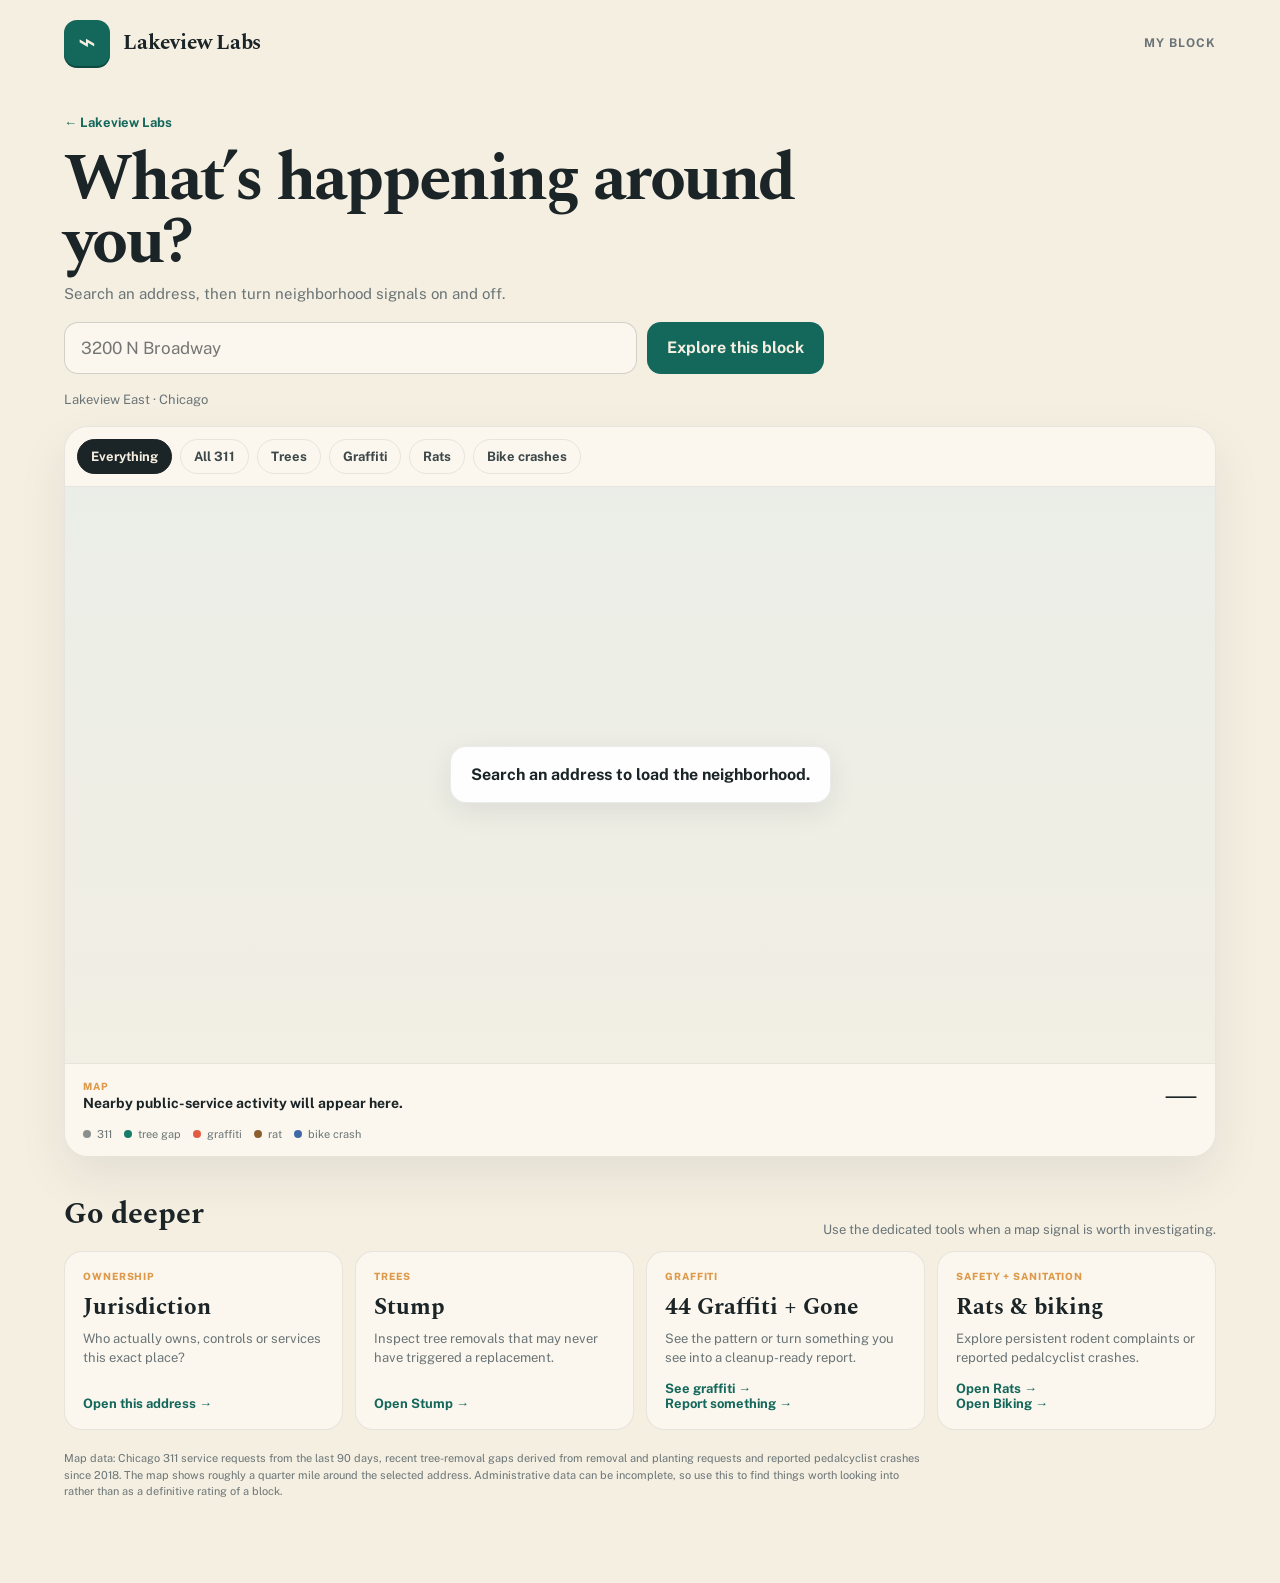
<file: my-block.html>
<!DOCTYPE html>
<html lang="en">
<head>
<meta charset="utf-8">
<meta name="viewport" content="width=device-width,initial-scale=1">
<title>My Block — Lakeview Labs</title>
<meta name="description" content="Search one Lakeview East address, then explore nearby 311 requests, tree gaps and bike crashes on a filterable map.">
<link rel="preconnect" href="https://fonts.googleapis.com">
<link rel="preconnect" href="https://fonts.gstatic.com" crossorigin>
<link href="https://fonts.googleapis.com/css2?family=Spectral:wght@500;600;700&family=Public+Sans:wght@400;500;600;700&display=swap" rel="stylesheet">
<link rel="stylesheet" href="vendor/leaflet/leaflet.css">
<link rel="stylesheet" href="css/styles.css">
<link rel="stylesheet" href="css/neighborhood-os.css">
<style>
:root{--map-ink:#13221f}.block-page{padding-top:26px;padding-bottom:72px}.back{font-size:13px;font-weight:700;display:inline-block;margin-bottom:18px}.intro{max-width:860px;margin-bottom:18px}.intro h1{font-family:var(--serif);font-size:clamp(38px,7vw,66px);line-height:.96;letter-spacing:-.04em;margin:0 0 10px}.intro p{margin:0;color:var(--ink-50);font-size:15px}.search{display:flex;gap:10px;max-width:760px;margin:20px 0 14px}.search input{flex:1;min-width:0;font:inherit;font-size:17px;padding:15px 16px;border:1px solid rgba(27,36,38,.18);background:var(--sand-card);border-radius:14px;color:var(--ink)}.search button{border:0;border-radius:14px;padding:15px 20px;background:var(--green);color:var(--sand);font:inherit;font-weight:700;cursor:pointer}.place{display:flex;gap:8px;align-items:center;flex-wrap:wrap;min-height:24px;margin-bottom:14px;color:var(--ink-50);font-size:13px}.place strong{color:var(--ink)}.map-shell{border:1px solid var(--rule);border-radius:24px;overflow:hidden;background:var(--sand-card);box-shadow:0 20px 50px rgba(27,36,38,.08)}.tabs{display:flex;gap:8px;padding:12px;overflow-x:auto;background:var(--sand-card);border-bottom:1px solid var(--rule);scrollbar-width:none}.tabs::-webkit-scrollbar{display:none}.tab{flex:0 0 auto;border:1px solid var(--rule);background:transparent;border-radius:999px;padding:9px 13px;font:inherit;font-size:13px;font-weight:700;color:var(--ink-70);cursor:pointer}.tab[aria-pressed="true"]{background:var(--ink);color:var(--sand);border-color:var(--ink)}.map-wrap{position:relative}.map{height:min(64vh,620px);min-height:430px;background:#e9eee9}.map-empty{position:absolute;inset:0;display:grid;place-items:center;z-index:500;pointer-events:none;background:linear-gradient(180deg,rgba(245,239,226,.18),rgba(245,239,226,.72))}.map-empty div{background:rgba(255,255,255,.94);border:1px solid var(--rule);border-radius:16px;padding:18px 20px;font-weight:700;color:var(--ink);box-shadow:0 8px 30px rgba(27,36,38,.09)}body.has-address .map-empty{display:none}.readout{display:grid;grid-template-columns:1fr auto;gap:18px;align-items:center;padding:15px 18px;background:var(--sand-card);border-top:1px solid var(--rule)}.readout__main{min-width:0}.readout__eyebrow{font-size:10px;font-weight:800;letter-spacing:.09em;color:var(--amber);text-transform:uppercase;margin-bottom:3px}.readout__text{font-size:14px;font-weight:700;color:var(--ink)}.readout__count{font-family:var(--serif);font-size:34px;line-height:1;font-weight:700;letter-spacing:-.03em}.legend{display:flex;gap:12px;flex-wrap:wrap;padding:0 18px 16px;background:var(--sand-card)}.legend span{display:flex;align-items:center;gap:6px;font-size:11px;color:var(--ink-50)}.dot{width:8px;height:8px;border-radius:50%;display:inline-block}.details{margin-top:34px}.details-head{display:flex;align-items:end;justify-content:space-between;gap:20px;margin-bottom:14px}.details-head h2{font-family:var(--serif);font-size:30px;margin:0}.details-head p{margin:0;color:var(--ink-50);font-size:13px}.cards{display:grid;grid-template-columns:repeat(4,minmax(0,1fr));gap:12px}.card{border:1px solid var(--rule);border-radius:18px;padding:18px;background:var(--sand-card);display:flex;flex-direction:column;min-height:150px}.card__kicker{font-size:10px;font-weight:800;letter-spacing:.09em;color:var(--amber);text-transform:uppercase}.card h3{font-family:var(--serif);font-size:23px;margin:8px 0 5px}.card p{font-size:13px;line-height:1.45;color:var(--ink-50);margin:0 0 14px}.card a{margin-top:auto;font-size:13px;font-weight:700}.method{font-size:11px;color:var(--ink-50);line-height:1.5;max-width:860px;margin-top:20px}.leaflet-popup-content-wrapper{border-radius:12px}.leaflet-popup-content{font-family:"Public Sans",sans-serif;font-size:12px;line-height:1.45}.popup-title{font-weight:800;margin-bottom:3px}.popup-sub{color:#61716c}.here-icon{width:16px;height:16px;border-radius:50%;background:#13221f;border:3px solid #fff;box-shadow:0 0 0 2px #13221f}.leaflet-control-attribution{font-size:9px!important}@media(max-width:900px){.cards{grid-template-columns:repeat(2,1fr)}}@media(max-width:640px){.block-page{padding-top:18px}.intro p{font-size:14px}.search{flex-direction:column}.search button{width:100%}.map-shell{border-radius:18px}.map{height:62vh;min-height:420px}.readout{grid-template-columns:1fr}.readout__count{font-size:28px}.details-head{align-items:start;flex-direction:column}.cards{grid-template-columns:1fr}.tabs{padding:10px}}
</style>
</head>
<body>
<header class="site-header shell"><a class="wordmark" href="index.html"><span class="wordmark__mark" aria-hidden="true">⌁</span><span class="wordmark__name">Lakeview Labs</span></a><span class="header-note">My Block</span></header>
<main class="block-page shell">
<a class="back" href="index.html">← Lakeview Labs</a>
<section class="intro"><h1>What’s happening around you?</h1><p>Search an address, then turn neighborhood signals on and off.</p></section>
<form class="search" id="block-search"><input id="block-address" name="address" autocomplete="street-address" placeholder="3200 N Broadway" required><button type="submit">Explore this block</button></form>
<div class="place" id="place"><span id="place-label">Lakeview East · Chicago</span><span id="coords"></span></div>

<section class="map-shell" aria-label="Neighborhood map">
<nav class="tabs" aria-label="Map filters">
<button class="tab" data-layer="all" aria-pressed="true">Everything</button>
<button class="tab" data-layer="311" aria-pressed="false">All 311</button>
<button class="tab" data-layer="trees" aria-pressed="false">Trees</button>
<button class="tab" data-layer="graffiti" aria-pressed="false">Graffiti</button>
<button class="tab" data-layer="rats" aria-pressed="false">Rats</button>
<button class="tab" data-layer="bike" aria-pressed="false">Bike crashes</button>
</nav>
<div class="map-wrap"><div id="map" class="map"></div><div class="map-empty"><div>Search an address to load the neighborhood.</div></div></div>
<div class="readout"><div class="readout__main"><div class="readout__eyebrow" id="readout-kicker">MAP</div><div class="readout__text" id="readout-text">Nearby public-service activity will appear here.</div></div><div class="readout__count" id="readout-count">—</div></div>
<div class="legend"><span><i class="dot" style="background:#8a8f8d"></i>311</span><span><i class="dot" style="background:#197b69"></i>tree gap</span><span><i class="dot" style="background:#e35b42"></i>graffiti</span><span><i class="dot" style="background:#8c5f2e"></i>rat</span><span><i class="dot" style="background:#4169a8"></i>bike crash</span></div>
</section>

<section class="details"><div class="details-head"><div><h2>Go deeper</h2></div><p>Use the dedicated tools when a map signal is worth investigating.</p></div>
<div class="cards">
<article class="card"><div class="card__kicker">Ownership</div><h3>Jurisdiction</h3><p>Who actually owns, controls or services this exact place?</p><a id="jurisdiction-link" href="https://jurisdiction.caseymhudetz.workers.dev/">Open this address →</a></article>
<article class="card"><div class="card__kicker">Trees</div><h3>Stump</h3><p>Inspect tree removals that may never have triggered a replacement.</p><a href="https://stump.caseymhudetz.workers.dev/">Open Stump →</a></article>
<article class="card"><div class="card__kicker">Graffiti</div><h3>44 Graffiti + Gone</h3><p>See the pattern or turn something you see into a cleanup-ready report.</p><a href="https://graffiti-watch.caseymhudetz.workers.dev/">See graffiti →</a><a href="https://gone.caseymhudetz.workers.dev/">Report something →</a></article>
<article class="card"><div class="card__kicker">Safety + sanitation</div><h3>Rats & biking</h3><p>Explore persistent rodent complaints or reported pedalcyclist crashes.</p><a href="https://rats.caseymhudetz.workers.dev/">Open Rats →</a><a href="https://bike.caseymhudetz.workers.dev/">Open Biking →</a></article>
</div>
<p class="method">Map data: Chicago 311 service requests from the last 90 days, recent tree-removal gaps derived from removal and planting requests and reported pedalcyclist crashes since 2018. The map shows roughly a quarter mile around the selected address. Administrative data can be incomplete, so use this to find things worth looking into rather than as a definitive rating of a block.</p>
</section>
</main>
<script src="vendor/leaflet/leaflet.js"></script>
<script>
(function(){
const params=new URLSearchParams(location.search),form=document.getElementById('block-search'),input=document.getElementById('block-address'),placeLabel=document.getElementById('place-label'),coords=document.getElementById('coords'),jurisdiction=document.getElementById('jurisdiction-link'),kicker=document.getElementById('readout-kicker'),readout=document.getElementById('readout-text'),countEl=document.getElementById('readout-count');
const SODA311='https://data.cityofchicago.org/resource/v6vf-nfxy.json',CRASHES='https://data.cityofchicago.org/resource/85ca-t3if.json',RADIUS_MI=.25,DUP_FT=150,WARD=44;
const COLORS={generic:'#8a8f8d',trees:'#197b69',graffiti:'#e35b42',rats:'#8c5f2e',bike:'#4169a8'};
const map=L.map('map',{zoomControl:true,preferCanvas:true}).setView([41.939,-87.644],15);L.tileLayer('https://{s}.tile.openstreetmap.org/{z}/{x}/{y}.png',{maxZoom:19,attribution:'© OpenStreetMap'}).addTo(map);
const groups={generic:L.layerGroup().addTo(map),trees:L.layerGroup().addTo(map),graffiti:L.layerGroup().addTo(map),rats:L.layerGroup().addTo(map),bike:L.layerGroup().addTo(map)};let here=null,current='all',records={generic:[],trees:[],graffiti:[],rats:[],bike:[]};
const rad=x=>x*Math.PI/180;function miles(a,b){const R=3958.8,dLat=rad(b.lat-a.lat),dLng=rad(b.lon-a.lon),h=Math.sin(dLat/2)**2+Math.cos(rad(a.lat))*Math.cos(rad(b.lat))*Math.sin(dLng/2)**2;return 2*R*Math.asin(Math.sqrt(h))}function point(r){return{lat:Number(r.latitude),lon:Number(r.longitude)}}function esc(s){return String(s||'').replace(/[&<>"']/g,c=>({'&':'&amp;','<':'&lt;','>':'&gt;','"':'&quot;',"'":'&#39;'}[c]))}function addrKey(r){const n=String(r.street_number||'').replace(/^0+/,''),d=String(r.street_direction||'').toUpperCase(),s=String(r.street_name||'').toUpperCase().trim();return n&&s?n+'|'+d+'|'+s:null}function dateLabel(s){const d=new Date(s);return Number.isFinite(d.getTime())?d.toLocaleDateString('en-US',{month:'short',day:'numeric',year:'numeric'}):''}
async function soda(base,where,select,limit){const u=new URL(base);u.searchParams.set('$select',select);u.searchParams.set('$where',where);u.searchParams.set('$limit',String(limit||5000));const r=await fetch(u,{headers:{Accept:'application/json'}});if(!r.ok)throw new Error('Chicago data '+r.status);return r.json()}
function addMarker(group,key,item,title,sub){const p=point(item);if(!Number.isFinite(p.lat)||!Number.isFinite(p.lon))return;const m=L.circleMarker([p.lat,p.lon],{radius:key==='generic'?4:6,color:'#fff',weight:1.5,fillColor:COLORS[key],fillOpacity:.88});m.bindPopup(`<div class="popup-title">${esc(title)}</div><div class="popup-sub">${esc(sub)}</div>`);m.addTo(group);records[key].push({marker:m,item})}
function clear(){Object.values(groups).forEach(g=>g.clearLayers());records={generic:[],trees:[],graffiti:[],rats:[],bike:[]}}
function setLayers(which){current=which;document.querySelectorAll('.tab').forEach(b=>b.setAttribute('aria-pressed',String(b.dataset.layer===which)));Object.entries(groups).forEach(([key,g])=>{const show=which==='all'||(which==='311'&&['generic','graffiti','rats'].includes(key))||which===key;if(show){if(!map.hasLayer(g))g.addTo(map)}else if(map.hasLayer(g))map.removeLayer(g)});updateReadout()}
function updateReadout(){let n=0,label='Everything nearby',copy='311 requests, tree gaps and bike crashes around this address.';if(current==='all'){n=Object.values(records).reduce((s,a)=>s+a.length,0)}else if(current==='311'){n=records.generic.length+records.graffiti.length+records.rats.length;label='All 311 · last 90 days';copy='Every mapped 311 service request nearby. Use the tabs to isolate the categories we analyze more deeply.'}else{n=records[current].length;const m={trees:['Trees','recent removal sites that appear to lack a nearby planting request.'],graffiti:['Graffiti · last 90 days','graffiti-removal requests near this address.'],rats:['Rats · last 90 days','rodent baiting and rat complaints near this address.'],bike:['Bike crashes · since 2018','reported pedalcyclist crashes near this address.']}[current];label=m[0];copy=m[1]}kicker.textContent=label;readout.textContent=copy;countEl.textContent=String(n)}
async function load311(lat,lon){const now=Date.now(),from=new Date(now-90*86400000).toISOString().slice(0,10),pad=.008;const rows=await soda(SODA311,`created_date > '${from}T00:00:00' AND latitude between ${lat-pad} and ${lat+pad} AND longitude between ${lon-pad} and ${lon+pad}`,'sr_number,sr_type,status,created_date,street_number,street_direction,street_name,street_type,latitude,longitude',5000);for(const r of rows){const p=point(r);if(miles({lat,lon},p)>RADIUS_MI)continue;const title=r.sr_type||'311 request',sub=`${dateLabel(r.created_date)}${r.status?' · '+r.status:''}`;if(r.sr_type==='Graffiti Removal')addMarker(groups.graffiti,'graffiti',r,title,sub);else if(r.sr_type==='Rodent Baiting/Rat Complaint')addMarker(groups.rats,'rats',r,title,sub);else addMarker(groups.generic,'generic',r,title,sub)}}
async function loadTrees(lat,lon){const since=new Date();since.setMonth(since.getMonth()-6);const from=since.toISOString().slice(0,10);const[removals,plantings]=await Promise.all([soda(SODA311,`ward=${WARD} AND sr_type='Tree Removal Inspection' AND status='Completed' AND closed_date > '${from}T00:00:00' AND latitude IS NOT NULL`,'sr_number,street_number,street_direction,street_name,street_type,latitude,longitude,closed_date'),soda(SODA311,`ward=${WARD} AND sr_type='Tree Planting Request' AND created_date > '2023-01-01T00:00:00'`,'sr_number,street_number,street_direction,street_name,street_type,latitude,longitude,created_date,status')]);const plantsBy={};for(const p of plantings){const k=addrKey(p);if(k)(plantsBy[k]=plantsBy[k]||[]).push(p)}const latest={};for(const r of removals){const k=addrKey(r);if(!k||!r.closed_date)continue;if(!latest[k]||r.closed_date>latest[k].closed_date)latest[k]=r}const openPlants=plantings.filter(p=>!/^completed/i.test(p.status||'')&&Number.isFinite(Number(p.latitude)));for(const k in latest){const r=latest[k],asked=(plantsBy[k]||[]).some(p=>p.created_date>r.closed_date||!/^completed/i.test(p.status||''));if(asked)continue;const rp=point(r);if(!Number.isFinite(rp.lat)||miles({lat,lon},rp)>RADIUS_MI)continue;if(openPlants.some(p=>miles(rp,point(p))*5280<=DUP_FT))continue;const street=[r.street_number,r.street_direction,r.street_name,r.street_type].filter(Boolean).join(' ');addMarker(groups.trees,'trees',r,'Tree replacement gap',`${street} · removal closed ${dateLabel(r.closed_date)}`)}}
async function loadBike(lat,lon){const pad=.008,rows=await soda(CRASHES,`first_crash_type='PEDALCYCLIST' and crash_date>'2018-01-01' and latitude between ${lat-pad} and ${lat+pad} and longitude between ${lon-pad} and ${lon+pad}`,'crash_date,latitude,longitude,street_direction,street_name,most_severe_injury',4000);for(const r of rows){const p=point(r);if(miles({lat,lon},p)>RADIUS_MI)continue;const street=[r.street_direction,r.street_name].filter(Boolean).join(' ')||'Bike crash';addMarker(groups.bike,'bike',r,street,`${dateLabel(r.crash_date)}${r.most_severe_injury?' · '+r.most_severe_injury.toLowerCase():''}`)}}
async function searchAddress(address){placeLabel.textContent='Locating…';coords.textContent='';const url='https://nominatim.openstreetmap.org/search?format=json&limit=1&countrycodes=us&q='+encodeURIComponent(address+', Chicago, IL');const res=await fetch(url,{headers:{Accept:'application/json'}}),data=await res.json();if(!data.length)throw new Error('Address not found');const lat=Number(data[0].lat),lon=Number(data[0].lon);document.body.classList.add('has-address');placeLabel.innerHTML='<strong>'+esc(address)+'</strong>';coords.textContent='· '+lat.toFixed(4)+', '+lon.toFixed(4)+' · ¼ mile';params.set('address',address);params.set('lat',lat.toFixed(6));params.set('lon',lon.toFixed(6));history.replaceState(null,'','?'+params.toString());jurisdiction.href='https://jurisdiction.caseymhudetz.workers.dev/address.html?address='+encodeURIComponent(address);clear();if(here)map.removeLayer(here);here=L.marker([lat,lon],{icon:L.divIcon({className:'',html:'<div class="here-icon"></div>',iconSize:[16,16],iconAnchor:[8,8])}).addTo(map);map.setView([lat,lon],16);kicker.textContent='LOADING';readout.textContent='Reading city data around this address…';countEl.textContent='…';await Promise.allSettled([load311(lat,lon),loadTrees(lat,lon),loadBike(lat,lon)]);setLayers(current)}
document.querySelectorAll('.tab').forEach(b=>b.addEventListener('click',()=>setLayers(b.dataset.layer)));form.addEventListener('submit',e=>{e.preventDefault();const address=input.value.trim();if(address)searchAddress(address).catch(()=>{placeLabel.textContent='Could not find that address';coords.textContent='';kicker.textContent='MAP';readout.textContent='Try a more complete Chicago street address.';countEl.textContent='—'})});const initial=params.get('address');if(initial){input.value=initial;searchAddress(initial).catch(()=>{})}
})();
</script>
</body>
</html>
</file>
<file: vendor/leaflet/leaflet.css>
/* required styles */

.leaflet-pane,
.leaflet-tile,
.leaflet-marker-icon,
.leaflet-marker-shadow,
.leaflet-tile-container,
.leaflet-pane > svg,
.leaflet-pane > canvas,
.leaflet-zoom-box,
.leaflet-image-layer,
.leaflet-layer {
	position: absolute;
	left: 0;
	top: 0;
	}
.leaflet-container {
	overflow: hidden;
	}
.leaflet-tile,
.leaflet-marker-icon,
.leaflet-marker-shadow {
	-webkit-user-select: none;
	   -moz-user-select: none;
	        user-select: none;
	  -webkit-user-drag: none;
	}
/* Prevents IE11 from highlighting tiles in blue */
.leaflet-tile::selection {
	background: transparent;
}
/* Safari renders non-retina tile on retina better with this, but Chrome is worse */
.leaflet-safari .leaflet-tile {
	image-rendering: -webkit-optimize-contrast;
	}
/* hack that prevents hw layers "stretching" when loading new tiles */
.leaflet-safari .leaflet-tile-container {
	width: 1600px;
	height: 1600px;
	-webkit-transform-origin: 0 0;
	}
.leaflet-marker-icon,
.leaflet-marker-shadow {
	display: block;
	}
/* .leaflet-container svg: reset svg max-width decleration shipped in Joomla! (joomla.org) 3.x */
/* .leaflet-container img: map is broken in FF if you have max-width: 100% on tiles */
.leaflet-container .leaflet-overlay-pane svg {
	max-width: none !important;
	max-height: none !important;
	}
.leaflet-container .leaflet-marker-pane img,
.leaflet-container .leaflet-shadow-pane img,
.leaflet-container .leaflet-tile-pane img,
.leaflet-container img.leaflet-image-layer,
.leaflet-container .leaflet-tile {
	max-width: none !important;
	max-height: none !important;
	width: auto;
	padding: 0;
	}

.leaflet-container img.leaflet-tile {
	/* See: https://bugs.chromium.org/p/chromium/issues/detail?id=600120 */
	mix-blend-mode: plus-lighter;
}

.leaflet-container.leaflet-touch-zoom {
	-ms-touch-action: pan-x pan-y;
	touch-action: pan-x pan-y;
	}
.leaflet-container.leaflet-touch-drag {
	-ms-touch-action: pinch-zoom;
	/* Fallback for FF which doesn't support pinch-zoom */
	touch-action: none;
	touch-action: pinch-zoom;
}
.leaflet-container.leaflet-touch-drag.leaflet-touch-zoom {
	-ms-touch-action: none;
	touch-action: none;
}
.leaflet-container {
	-webkit-tap-highlight-color: transparent;
}
.leaflet-container a {
	-webkit-tap-highlight-color: rgba(51, 181, 229, 0.4);
}
.leaflet-tile {
	filter: inherit;
	visibility: hidden;
	}
.leaflet-tile-loaded {
	visibility: inherit;
	}
.leaflet-zoom-box {
	width: 0;
	height: 0;
	-moz-box-sizing: border-box;
	     box-sizing: border-box;
	z-index: 800;
	}
/* workaround for https://bugzilla.mozilla.org/show_bug.cgi?id=888319 */
.leaflet-overlay-pane svg {
	-moz-user-select: none;
	}

.leaflet-pane         { z-index: 400; }

.leaflet-tile-pane    { z-index: 200; }
.leaflet-overlay-pane { z-index: 400; }
.leaflet-shadow-pane  { z-index: 500; }
.leaflet-marker-pane  { z-index: 600; }
.leaflet-tooltip-pane   { z-index: 650; }
.leaflet-popup-pane   { z-index: 700; }

.leaflet-map-pane canvas { z-index: 100; }
.leaflet-map-pane svg    { z-index: 200; }

.leaflet-vml-shape {
	width: 1px;
	height: 1px;
	}
.lvml {
	behavior: url(#default#VML);
	display: inline-block;
	position: absolute;
	}


/* control positioning */

.leaflet-control {
	position: relative;
	z-index: 800;
	pointer-events: visiblePainted; /* IE 9-10 doesn't have auto */
	pointer-events: auto;
	}
.leaflet-top,
.leaflet-bottom {
	position: absolute;
	z-index: 1000;
	pointer-events: none;
	}
.leaflet-top {
	top: 0;
	}
.leaflet-right {
	right: 0;
	}
.leaflet-bottom {
	bottom: 0;
	}
.leaflet-left {
	left: 0;
	}
.leaflet-control {
	float: left;
	clear: both;
	}
.leaflet-right .leaflet-control {
	float: right;
	}
.leaflet-top .leaflet-control {
	margin-top: 10px;
	}
.leaflet-bottom .leaflet-control {
	margin-bottom: 10px;
	}
.leaflet-left .leaflet-control {
	margin-left: 10px;
	}
.leaflet-right .leaflet-control {
	margin-right: 10px;
	}


/* zoom and fade animations */

.leaflet-fade-anim .leaflet-popup {
	opacity: 0;
	-webkit-transition: opacity 0.2s linear;
	   -moz-transition: opacity 0.2s linear;
	        transition: opacity 0.2s linear;
	}
.leaflet-fade-anim .leaflet-map-pane .leaflet-popup {
	opacity: 1;
	}
.leaflet-zoom-animated {
	-webkit-transform-origin: 0 0;
	    -ms-transform-origin: 0 0;
	        transform-origin: 0 0;
	}
svg.leaflet-zoom-animated {
	will-change: transform;
}

.leaflet-zoom-anim .leaflet-zoom-animated {
	-webkit-transition: -webkit-transform 0.25s cubic-bezier(0,0,0.25,1);
	   -moz-transition:    -moz-transform 0.25s cubic-bezier(0,0,0.25,1);
	        transition:         transform 0.25s cubic-bezier(0,0,0.25,1);
	}
.leaflet-zoom-anim .leaflet-tile,
.leaflet-pan-anim .leaflet-tile {
	-webkit-transition: none;
	   -moz-transition: none;
	        transition: none;
	}

.leaflet-zoom-anim .leaflet-zoom-hide {
	visibility: hidden;
	}


/* cursors */

.leaflet-interactive {
	cursor: pointer;
	}
.leaflet-grab {
	cursor: -webkit-grab;
	cursor:    -moz-grab;
	cursor:         grab;
	}
.leaflet-crosshair,
.leaflet-crosshair .leaflet-interactive {
	cursor: crosshair;
	}
.leaflet-popup-pane,
.leaflet-control {
	cursor: auto;
	}
.leaflet-dragging .leaflet-grab,
.leaflet-dragging .leaflet-grab .leaflet-interactive,
.leaflet-dragging .leaflet-marker-draggable {
	cursor: move;
	cursor: -webkit-grabbing;
	cursor:    -moz-grabbing;
	cursor:         grabbing;
	}

/* marker & overlays interactivity */
.leaflet-marker-icon,
.leaflet-marker-shadow,
.leaflet-image-layer,
.leaflet-pane > svg path,
.leaflet-tile-container {
	pointer-events: none;
	}

.leaflet-marker-icon.leaflet-interactive,
.leaflet-image-layer.leaflet-interactive,
.leaflet-pane > svg path.leaflet-interactive,
svg.leaflet-image-layer.leaflet-interactive path {
	pointer-events: visiblePainted; /* IE 9-10 doesn't have auto */
	pointer-events: auto;
	}

/* visual tweaks */

.leaflet-container {
	background: #ddd;
	outline-offset: 1px;
	}
.leaflet-container a {
	color: #0078A8;
	}
.leaflet-zoom-box {
	border: 2px dotted #38f;
	background: rgba(255,255,255,0.5);
	}


/* general typography */
.leaflet-container {
	font-family: "Helvetica Neue", Arial, Helvetica, sans-serif;
	font-size: 12px;
	font-size: 0.75rem;
	line-height: 1.5;
	}


/* general toolbar styles */

.leaflet-bar {
	box-shadow: 0 1px 5px rgba(0,0,0,0.65);
	border-radius: 4px;
	}
.leaflet-bar a {
	background-color: #fff;
	border-bottom: 1px solid #ccc;
	width: 26px;
	height: 26px;
	line-height: 26px;
	display: block;
	text-align: center;
	text-decoration: none;
	color: black;
	}
.leaflet-bar a,
.leaflet-control-layers-toggle {
	background-position: 50% 50%;
	background-repeat: no-repeat;
	display: block;
	}
.leaflet-bar a:hover,
.leaflet-bar a:focus {
	background-color: #f4f4f4;
	}
.leaflet-bar a:first-child {
	border-top-left-radius: 4px;
	border-top-right-radius: 4px;
	}
.leaflet-bar a:last-child {
	border-bottom-left-radius: 4px;
	border-bottom-right-radius: 4px;
	border-bottom: none;
	}
.leaflet-bar a.leaflet-disabled {
	cursor: default;
	background-color: #f4f4f4;
	color: #bbb;
	}

.leaflet-touch .leaflet-bar a {
	width: 30px;
	height: 30px;
	line-height: 30px;
	}
.leaflet-touch .leaflet-bar a:first-child {
	border-top-left-radius: 2px;
	border-top-right-radius: 2px;
	}
.leaflet-touch .leaflet-bar a:last-child {
	border-bottom-left-radius: 2px;
	border-bottom-right-radius: 2px;
	}

/* zoom control */

.leaflet-control-zoom-in,
.leaflet-control-zoom-out {
	font: bold 18px 'Lucida Console', Monaco, monospace;
	text-indent: 1px;
	}

.leaflet-touch .leaflet-control-zoom-in, .leaflet-touch .leaflet-control-zoom-out  {
	font-size: 22px;
	}


/* layers control */

.leaflet-control-layers {
	box-shadow: 0 1px 5px rgba(0,0,0,0.4);
	background: #fff;
	border-radius: 5px;
	}
.leaflet-control-layers-toggle {
	background-image: url(images/layers.png);
	width: 36px;
	height: 36px;
	}
.leaflet-retina .leaflet-control-layers-toggle {
	background-image: url(images/layers-2x.png);
	background-size: 26px 26px;
	}
.leaflet-touch .leaflet-control-layers-toggle {
	width: 44px;
	height: 44px;
	}
.leaflet-control-layers .leaflet-control-layers-list,
.leaflet-control-layers-expanded .leaflet-control-layers-toggle {
	display: none;
	}
.leaflet-control-layers-expanded .leaflet-control-layers-list {
	display: block;
	position: relative;
	}
.leaflet-control-layers-expanded {
	padding: 6px 10px 6px 6px;
	color: #333;
	background: #fff;
	}
.leaflet-control-layers-scrollbar {
	overflow-y: scroll;
	overflow-x: hidden;
	padding-right: 5px;
	}
.leaflet-control-layers-selector {
	margin-top: 2px;
	position: relative;
	top: 1px;
	}
.leaflet-control-layers label {
	display: block;
	font-size: 13px;
	font-size: 1.08333em;
	}
.leaflet-control-layers-separator {
	height: 0;
	border-top: 1px solid #ddd;
	margin: 5px -10px 5px -6px;
	}

/* Default icon URLs */
.leaflet-default-icon-path { /* used only in path-guessing heuristic, see L.Icon.Default */
	background-image: url(images/marker-icon.png);
	}


/* attribution and scale controls */

.leaflet-container .leaflet-control-attribution {
	background: #fff;
	background: rgba(255, 255, 255, 0.8);
	margin: 0;
	}
.leaflet-control-attribution,
.leaflet-control-scale-line {
	padding: 0 5px;
	color: #333;
	line-height: 1.4;
	}
.leaflet-control-attribution a {
	text-decoration: none;
	}
.leaflet-control-attribution a:hover,
.leaflet-control-attribution a:focus {
	text-decoration: underline;
	}
.leaflet-attribution-flag {
	display: inline !important;
	vertical-align: baseline !important;
	width: 1em;
	height: 0.6669em;
	}
.leaflet-left .leaflet-control-scale {
	margin-left: 5px;
	}
.leaflet-bottom .leaflet-control-scale {
	margin-bottom: 5px;
	}
.leaflet-control-scale-line {
	border: 2px solid #777;
	border-top: none;
	line-height: 1.1;
	padding: 2px 5px 1px;
	white-space: nowrap;
	-moz-box-sizing: border-box;
	     box-sizing: border-box;
	background: rgba(255, 255, 255, 0.8);
	text-shadow: 1px 1px #fff;
	}
.leaflet-control-scale-line:not(:first-child) {
	border-top: 2px solid #777;
	border-bottom: none;
	margin-top: -2px;
	}
.leaflet-control-scale-line:not(:first-child):not(:last-child) {
	border-bottom: 2px solid #777;
	}

.leaflet-touch .leaflet-control-attribution,
.leaflet-touch .leaflet-control-layers,
.leaflet-touch .leaflet-bar {
	box-shadow: none;
	}
.leaflet-touch .leaflet-control-layers,
.leaflet-touch .leaflet-bar {
	border: 2px solid rgba(0,0,0,0.2);
	background-clip: padding-box;
	}


/* popup */

.leaflet-popup {
	position: absolute;
	text-align: center;
	margin-bottom: 20px;
	}
.leaflet-popup-content-wrapper {
	padding: 1px;
	text-align: left;
	border-radius: 12px;
	}
.leaflet-popup-content {
	margin: 13px 24px 13px 20px;
	line-height: 1.3;
	font-size: 13px;
	font-size: 1.08333em;
	min-height: 1px;
	}
.leaflet-popup-content p {
	margin: 17px 0;
	margin: 1.3em 0;
	}
.leaflet-popup-tip-container {
	width: 40px;
	height: 20px;
	position: absolute;
	left: 50%;
	margin-top: -1px;
	margin-left: -20px;
	overflow: hidden;
	pointer-events: none;
	}
.leaflet-popup-tip {
	width: 17px;
	height: 17px;
	padding: 1px;

	margin: -10px auto 0;
	pointer-events: auto;

	-webkit-transform: rotate(45deg);
	   -moz-transform: rotate(45deg);
	    -ms-transform: rotate(45deg);
	        transform: rotate(45deg);
	}
.leaflet-popup-content-wrapper,
.leaflet-popup-tip {
	background: white;
	color: #333;
	box-shadow: 0 3px 14px rgba(0,0,0,0.4);
	}
.leaflet-container a.leaflet-popup-close-button {
	position: absolute;
	top: 0;
	right: 0;
	border: none;
	text-align: center;
	width: 24px;
	height: 24px;
	font: 16px/24px Tahoma, Verdana, sans-serif;
	color: #757575;
	text-decoration: none;
	background: transparent;
	}
.leaflet-container a.leaflet-popup-close-button:hover,
.leaflet-container a.leaflet-popup-close-button:focus {
	color: #585858;
	}
.leaflet-popup-scrolled {
	overflow: auto;
	}

.leaflet-oldie .leaflet-popup-content-wrapper {
	-ms-zoom: 1;
	}
.leaflet-oldie .leaflet-popup-tip {
	width: 24px;
	margin: 0 auto;

	-ms-filter: "progid:DXImageTransform.Microsoft.Matrix(M11=0.70710678, M12=0.70710678, M21=-0.70710678, M22=0.70710678)";
	filter: progid:DXImageTransform.Microsoft.Matrix(M11=0.70710678, M12=0.70710678, M21=-0.70710678, M22=0.70710678);
	}

.leaflet-oldie .leaflet-control-zoom,
.leaflet-oldie .leaflet-control-layers,
.leaflet-oldie .leaflet-popup-content-wrapper,
.leaflet-oldie .leaflet-popup-tip {
	border: 1px solid #999;
	}


/* div icon */

.leaflet-div-icon {
	background: #fff;
	border: 1px solid #666;
	}


/* Tooltip */
/* Base styles for the element that has a tooltip */
.leaflet-tooltip {
	position: absolute;
	padding: 6px;
	background-color: #fff;
	border: 1px solid #fff;
	border-radius: 3px;
	color: #222;
	white-space: nowrap;
	-webkit-user-select: none;
	-moz-user-select: none;
	-ms-user-select: none;
	user-select: none;
	pointer-events: none;
	box-shadow: 0 1px 3px rgba(0,0,0,0.4);
	}
.leaflet-tooltip.leaflet-interactive {
	cursor: pointer;
	pointer-events: auto;
	}
.leaflet-tooltip-top:before,
.leaflet-tooltip-bottom:before,
.leaflet-tooltip-left:before,
.leaflet-tooltip-right:before {
	position: absolute;
	pointer-events: none;
	border: 6px solid transparent;
	background: transparent;
	content: "";
	}

/* Directions */

.leaflet-tooltip-bottom {
	margin-top: 6px;
}
.leaflet-tooltip-top {
	margin-top: -6px;
}
.leaflet-tooltip-bottom:before,
.leaflet-tooltip-top:before {
	left: 50%;
	margin-left: -6px;
	}
.leaflet-tooltip-top:before {
	bottom: 0;
	margin-bottom: -12px;
	border-top-color: #fff;
	}
.leaflet-tooltip-bottom:before {
	top: 0;
	margin-top: -12px;
	margin-left: -6px;
	border-bottom-color: #fff;
	}
.leaflet-tooltip-left {
	margin-left: -6px;
}
.leaflet-tooltip-right {
	margin-left: 6px;
}
.leaflet-tooltip-left:before,
.leaflet-tooltip-right:before {
	top: 50%;
	margin-top: -6px;
	}
.leaflet-tooltip-left:before {
	right: 0;
	margin-right: -12px;
	border-left-color: #fff;
	}
.leaflet-tooltip-right:before {
	left: 0;
	margin-left: -12px;
	border-right-color: #fff;
	}

/* Printing */

@media print {
	/* Prevent printers from removing background-images of controls. */
	.leaflet-control {
		-webkit-print-color-adjust: exact;
		print-color-adjust: exact;
		}
	}
</file>
<file: css/styles.css>
/* Lakeview Labs — design tokens and page styles.
   Colors and type come from the Lakeview Labs design (see design/). */

:root {
  --sand: #F5EFE2;
  --sand-card: #FBF7EE;
  --ink: #1B2426;
  --ink-70: #3C4749;
  --ink-50: #6A7476;
  --ink-35: #93999A;
  --green: #14675B;
  --green-dark: #0E4A41;
  --green-muted: #9BB3AD;
  --amber: #DE9A4A;
  --amber-dark: #B87A2E;
  --amber-light: #F0C489;
  --rule: rgba(27, 36, 38, 0.09);
  --serif: 'Spectral', Georgia, 'Times New Roman', serif;
  --sans: 'Public Sans', -apple-system, BlinkMacSystemFont, 'Segoe UI', sans-serif;
  --shell: 1280px;
  --gutter: clamp(20px, 5vw, 96px);
}

* { box-sizing: border-box; }
html, body { margin: 0; padding: 0; }

body {
  background: var(--sand);
  color: var(--ink);
  font-family: var(--sans);
  font-size: 16px;
  -webkit-font-smoothing: antialiased;
}

a { color: var(--green); text-decoration: none; }
a:hover { color: var(--green-dark); }
::selection { background: var(--amber); color: var(--ink); }

:focus-visible {
  outline: 2px solid var(--green);
  outline-offset: 3px;
  border-radius: 4px;
}

@keyframes floatIn {
  from { opacity: 0; transform: translateY(14px); }
  to { opacity: 1; transform: none; }
}

@media (prefers-reduced-motion: reduce) {
  *, *::before, *::after {
    animation-duration: 0.001ms !important;
    transition-duration: 0.001ms !important;
  }
}

.shell {
  max-width: var(--shell);
  margin: 0 auto;
  padding-left: var(--gutter);
  padding-right: var(--gutter);
}

.skip-link {
  position: absolute;
  left: -9999px;
}
.skip-link:focus {
  left: 16px;
  top: 16px;
  z-index: 200;
  background: var(--green);
  color: var(--sand);
  padding: 10px 16px;
  border-radius: 999px;
}

/* Header */

.site-header {
  display: flex;
  flex-wrap: wrap;
  align-items: center;
  justify-content: space-between;
  gap: 16px;
  padding-top: 20px;
  padding-bottom: 20px;
}

.wordmark {
  display: flex;
  align-items: center;
  gap: 13px;
  color: var(--ink);
}
.wordmark:hover { color: var(--ink); }

.wordmark__mark {
  display: inline-flex;
  align-items: center;
  justify-content: center;
  width: 46px;
  height: 46px;
  border-radius: 13px;
  background: var(--green);
  box-shadow: 0 2px 0 var(--green-dark);
}
.wordmark__mark svg { width: 26px; height: 26px; }

.wordmark__name {
  font-family: var(--serif);
  font-weight: 700;
  font-size: 21px;
  letter-spacing: -0.01em;
}
/* Buttons */

.btn {
  display: inline-flex;
  align-items: center;
  gap: 8px;
  font-family: var(--sans);
  font-size: 15px;
  font-weight: 600;
  padding: 11px 20px;
  border: none;
  border-radius: 999px;
  cursor: pointer;
  white-space: nowrap;
}
.btn--green {
  background: var(--green);
  color: var(--sand);
  box-shadow: 0 3px 0 var(--green-dark);
  padding: 12px 24px;
}
.btn--green:hover { background: var(--green-dark); color: var(--sand); }

/* Projects */

.projects { padding-top: clamp(20px, 3vw, 36px); padding-bottom: clamp(56px, 8vw, 96px); }

.project-grid {
  display: grid;
  grid-template-columns: repeat(auto-fill, minmax(260px, 1fr));
  gap: 20px;
}

.sprite { position: absolute; width: 0; height: 0; overflow: hidden; }

.project {
  position: relative;
  overflow: hidden;
  cursor: pointer;
  display: flex;
  flex-direction: column;
  background: var(--sand-card);
  border: 1px solid var(--rule);
  border-radius: 20px;
  padding: 24px;
  box-shadow: 0 1px 0 rgba(27, 36, 38, 0.04);
  animation: floatIn 0.4s ease backwards;
  transition: transform 0.18s ease, box-shadow 0.18s ease, border-color 0.18s ease;
}
.project[hidden] { display: none; }

.project:hover,
.project:focus-within {
  transform: translateY(-4px);
  border-color: rgba(20, 103, 91, 0.35);
  box-shadow: 0 12px 28px rgba(27, 36, 38, 0.12);
}
.project:hover h3 { color: var(--green); }
.project h3 { transition: color 0.18s ease; }
.project:hover .project__cta { gap: 10px; }
.project__cta { transition: gap 0.18s ease; }
.project__cta::after {
  content: "";
  position: absolute;
  inset: 0;
  border-radius: 20px;
}

/* A faint drawing of what the project is for, tucked into the corner. */
.project__glyph {
  position: absolute;
  right: -14px;
  bottom: -10px;
  width: 120px;
  height: 120px;
  color: var(--green);
  opacity: 0.07;
  pointer-events: none;
  transition: opacity 0.22s ease, transform 0.22s ease;
}
.project:hover .project__glyph,
.project:focus-within .project__glyph {
  opacity: 0.13;
  transform: translate(-4px, -4px) rotate(-3deg);
}

.project__meta {
  display: flex;
  align-items: center;
  justify-content: space-between;
  gap: 12px;
  margin-bottom: 18px;
}
.badge {
  display: inline-flex;
  align-items: center;
  gap: 7px;
  font-size: 12.5px;
  font-weight: 700;
  letter-spacing: 0.02em;
  padding: 5px 12px;
  border-radius: 999px;
  background: rgba(27, 36, 38, 0.08);
  color: var(--ink-50);
}
.badge--live { background: rgba(20, 103, 91, 0.12); color: var(--green); }
.badge--beta { background: rgba(222, 154, 74, 0.16); color: var(--amber-dark); }

.project__updated { font-size: 12.5px; color: var(--ink-35); font-weight: 500; }

.project h3 {
  font-family: var(--serif);
  font-weight: 700;
  font-size: 24px;
  letter-spacing: -0.01em;
  margin: 0 0 4px;
}
.project__subtitle {
  font-size: 13.5px;
  font-weight: 600;
  color: var(--amber);
  margin-bottom: 14px;
}
.project p {
  font-size: 15.5px;
  line-height: 1.58;
  color: var(--ink-70);
  margin: 0 0 22px;
  flex: 1;
  text-wrap: pretty;
}
.project__footer {
  padding-top: 18px;
  border-top: 1px solid rgba(27, 36, 38, 0.08);
}
.project__cta {
  display: inline-flex;
  align-items: center;
  gap: 6px;
  font-size: 15px;
  font-weight: 700;
  color: var(--green);
}
.project__cta--muted { color: var(--ink-50); }

/* About / footer */

.site-footer { padding-top: clamp(40px, 6vw, 64px); padding-bottom: clamp(40px, 6vw, 64px); }

.about-note {
  max-width: 620px;
  font-size: 15.5px;
  line-height: 1.6;
  color: var(--ink-50);
  margin: 0 0 24px;
  text-wrap: pretty;
}

.colophon {
  display: flex;
  flex-wrap: wrap;
  align-items: center;
  justify-content: space-between;
  gap: 14px;
  padding-top: 24px;
  font-size: 14px;
  color: var(--ink-50);
}
.colophon__brand { display: flex; align-items: center; gap: 10px; }
.colophon__mark {
  display: inline-flex;
  align-items: center;
  justify-content: center;
  width: 30px;
  height: 30px;
  border-radius: 9px;
  background: var(--green);
}
.colophon__mark svg { width: 18px; height: 18px; }
.colophon__name { font-weight: 600; color: var(--ink); }
.colophon__note a { color: var(--green); }

/* Pitch modal */

.modal[hidden] { display: none; }
.modal {
  position: fixed;
  inset: 0;
  z-index: 100;
  background: rgba(15, 24, 25, 0.5);
  backdrop-filter: blur(3px);
  display: flex;
  align-items: center;
  justify-content: center;
  padding: 20px;
  animation: floatIn 0.2s ease both;
}
.modal__panel {
  width: 100%;
  max-width: 480px;
  background: var(--sand-card);
  border-radius: 22px;
  box-shadow: 0 24px 60px rgba(15, 24, 25, 0.28);
  overflow: hidden;
  max-height: 100%;
  overflow-y: auto;
}
.modal__head {
  display: flex;
  align-items: flex-start;
  justify-content: space-between;
  gap: 16px;
  padding: 28px clamp(22px, 5vw, 34px) 0;
}
.modal__head h2 {
  font-family: var(--serif);
  font-weight: 700;
  font-size: 26px;
  letter-spacing: -0.015em;
  margin: 0 0 6px;
}
.modal__head p {
  font-size: 15px;
  color: var(--ink-50);
  margin: 0;
  text-wrap: pretty;
}
.modal__close {
  flex: none;
  width: 34px;
  height: 34px;
  border-radius: 10px;
  border: none;
  background: rgba(27, 36, 38, 0.06);
  color: var(--ink-70);
  font-size: 18px;
  line-height: 1;
  cursor: pointer;
}
.modal__close:hover { background: rgba(27, 36, 38, 0.12); }

.pitch-form {
  padding: 22px clamp(22px, 5vw, 34px) 30px;
  display: flex;
  flex-direction: column;
  gap: 18px;
}
.field { display: flex; flex-direction: column; gap: 8px; }
.field > span { font-size: 13px; font-weight: 600; color: var(--ink); }
.field textarea,
.field input {
  font-family: var(--sans);
  font-size: 15px;
  color: var(--ink);
  background: var(--sand);
  border: 1px solid rgba(27, 36, 38, 0.16);
  border-radius: 12px;
  padding: 12px 14px;
  outline: none;
}
.field textarea { resize: vertical; }
.field textarea:focus,
.field input:focus { border-color: var(--green); }

.pitch-form__submit {
  border: none;
  padding: 14px 24px;
  border-radius: 999px;
  font-family: var(--sans);
  font-weight: 700;
  font-size: 16px;
  color: var(--sand);
  background: var(--green);
  box-shadow: 0 3px 0 var(--green-dark);
  cursor: pointer;
  transition: background 0.15s ease;
}
.pitch-form__submit:disabled {
  background: var(--green-muted);
  box-shadow: none;
  cursor: not-allowed;
}

.pitch-form__error {
  font-size: 14px;
  color: var(--amber-dark);
  margin: 0;
}
.pitch-form__error[hidden] { display: none; }

.pitch-done {
  padding: 26px clamp(22px, 5vw, 34px) 34px;
  text-align: center;
}
.pitch-done[hidden] { display: none; }
.pitch-done__check {
  display: inline-flex;
  align-items: center;
  justify-content: center;
  width: 52px;
  height: 52px;
  border-radius: 50%;
  background: rgba(20, 103, 91, 0.12);
  color: var(--green);
  font-size: 26px;
  margin-bottom: 16px;
}
.pitch-done h3 {
  font-family: var(--serif);
  font-weight: 700;
  font-size: 20px;
  margin: 0 0 8px;
}
.pitch-done p {
  font-size: 15px;
  color: var(--ink-50);
  margin: 0 0 22px;
  text-wrap: pretty;
}

body.is-modal-open { overflow: hidden; }
</file>
<file: css/neighborhood-os.css>
.header-note{font-size:12px;font-weight:700;letter-spacing:.08em;text-transform:uppercase;color:var(--ink-50)}
.wordmark__mark{font-family:var(--serif);font-size:30px;color:var(--sand)}
.hero{padding-top:clamp(52px,8vw,110px);padding-bottom:clamp(64px,9vw,120px);display:grid;grid-template-columns:minmax(0,1.15fr) minmax(320px,.85fr);gap:clamp(36px,7vw,100px);align-items:center}
.eyebrow,.step-label{font-size:12px;font-weight:700;letter-spacing:.12em;color:var(--green);margin:0 0 14px}
.hero h1{font-family:var(--serif);font-size:clamp(48px,7vw,88px);line-height:.98;letter-spacing:-.045em;margin:0 0 28px;max-width:850px}
.hero__lede{font-size:clamp(18px,2vw,22px);line-height:1.55;color:var(--ink-70);max-width:720px;margin:0}
.block-start{background:var(--green);color:var(--sand);border-radius:28px;padding:clamp(26px,4vw,42px);box-shadow:0 16px 40px rgba(27,36,38,.16)}
.block-start .step-label{color:var(--amber-light)}.block-start h2{font-family:var(--serif);font-size:32px;line-height:1.1;margin:0 0 10px}.block-start p{line-height:1.55;color:rgba(245,239,226,.78);margin:0}
.address-form{display:flex;gap:8px;margin:26px 0 14px}.address-form input{min-width:0;flex:1;border:0;border-radius:12px;padding:15px 16px;font:inherit;color:var(--ink);background:var(--sand-card)}.address-form button{border:0;border-radius:12px;padding:0 18px;font:inherit;font-weight:700;background:var(--amber);color:var(--ink);cursor:pointer}.block-start__note{font-size:12px!important}
.system{padding-bottom:clamp(70px,9vw,120px)}.section-head{max-width:700px;margin-bottom:30px}.section-head h2{font-family:var(--serif);font-size:clamp(34px,4vw,50px);line-height:1.05;letter-spacing:-.025em;margin:0 0 12px}.section-head>p:last-child{color:var(--ink-50);line-height:1.6}.system-grid{display:grid;grid-template-columns:repeat(4,1fr);border-top:1px solid var(--rule);border-bottom:1px solid var(--rule)}.system-step{padding:28px 24px 30px 0}.system-step+.system-step{padding-left:24px;border-left:1px solid var(--rule)}.system-step span{display:block;font-family:var(--serif);font-size:15px;color:var(--amber);margin-bottom:28px}.system-step strong{display:block;font-family:var(--serif);font-size:26px;margin-bottom:8px}.system-step p{font-size:14px;line-height:1.55;color:var(--ink-50);margin:0}
.projects{padding-top:0}.project-groups{display:flex;flex-direction:column;gap:64px}.project-group{display:grid;grid-template-columns:180px 1fr;gap:32px;padding-top:26px;border-top:1px solid var(--rule)}.group-label span{font-size:12px;font-weight:800;letter-spacing:.12em;color:var(--green)}.group-label p{font-family:var(--serif);font-size:16px;color:var(--ink-50);line-height:1.35;margin:8px 0}.project-grid--group{grid-template-columns:repeat(2,minmax(0,1fr))}.project--featured{border-color:rgba(20,103,91,.3);background:#fffaf0}.project__cta button,button.project__cta{border:0;background:none;padding:0;font-family:inherit;cursor:pointer}.sr-only{position:absolute;width:1px;height:1px;padding:0;margin:-1px;overflow:hidden;clip:rect(0,0,0,0);white-space:nowrap;border:0}
@media(max-width:850px){.hero{grid-template-columns:1fr;padding-top:45px}.system-grid{grid-template-columns:1fr 1fr}.system-step:nth-child(3){border-left:0}.system-step:nth-child(n+3){border-top:1px solid var(--rule)}.project-group{grid-template-columns:1fr;gap:12px}.project-grid--group{grid-template-columns:1fr 1fr}}
@media(max-width:580px){.header-note{display:none}.hero h1{font-size:49px}.address-form{flex-direction:column}.address-form button{padding:14px}.system-grid,.project-grid--group{grid-template-columns:1fr}.system-step,.system-step+.system-step{padding:22px 0;border-left:0;border-top:1px solid var(--rule)}.system-step:first-child{border-top:0}.system-step span{margin-bottom:12px}}
</file>
